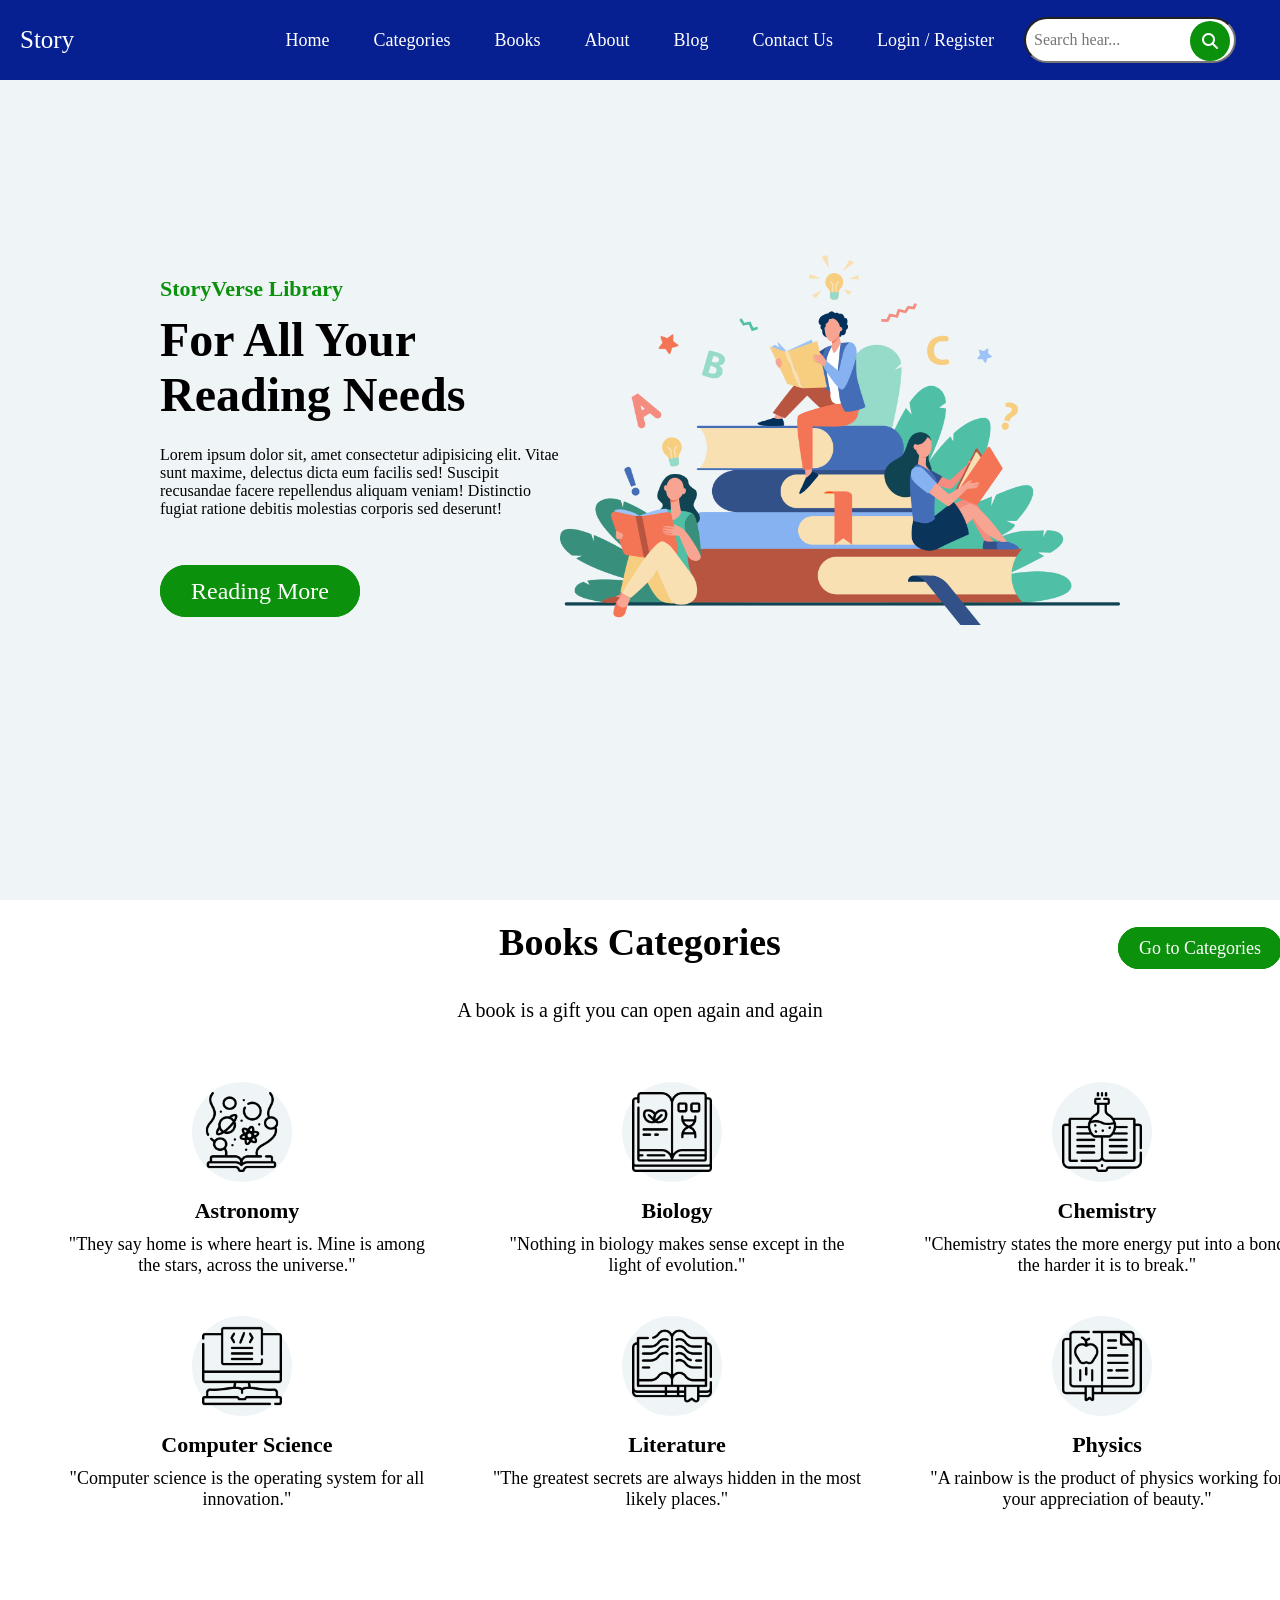
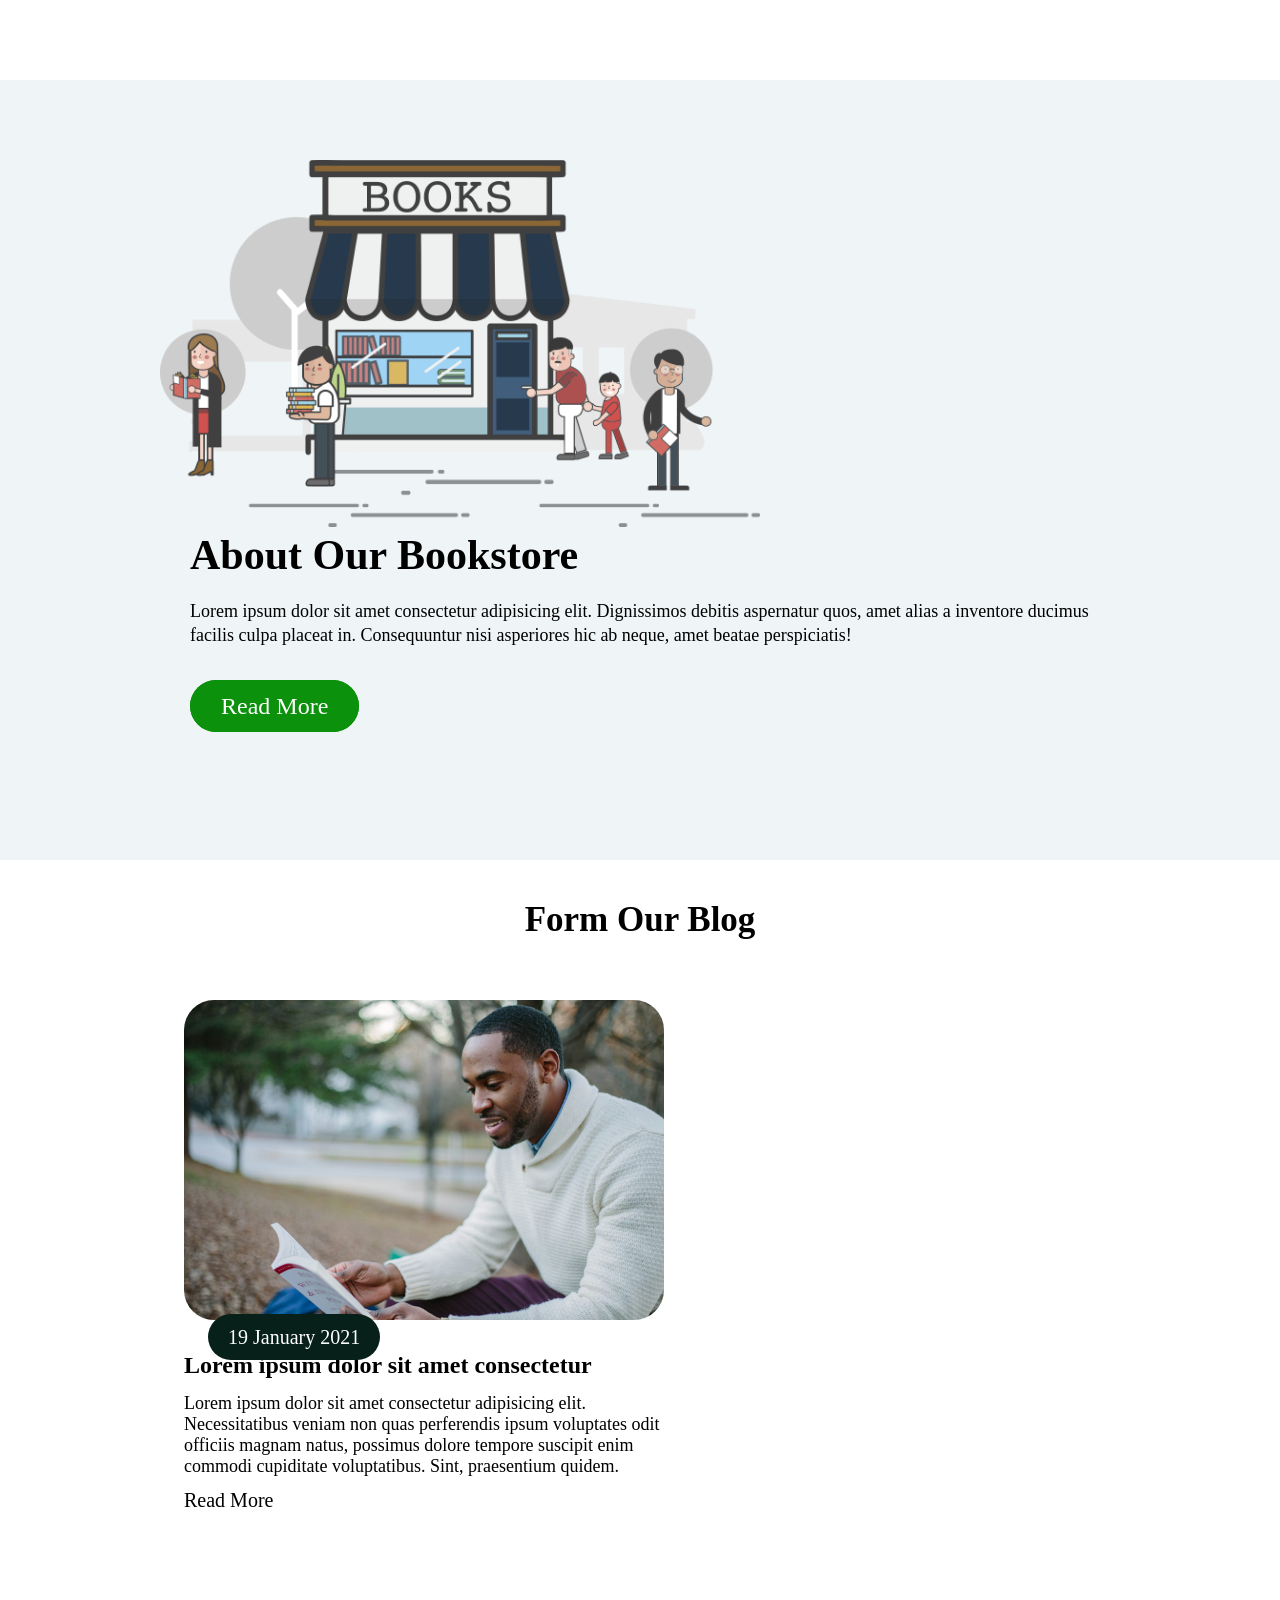
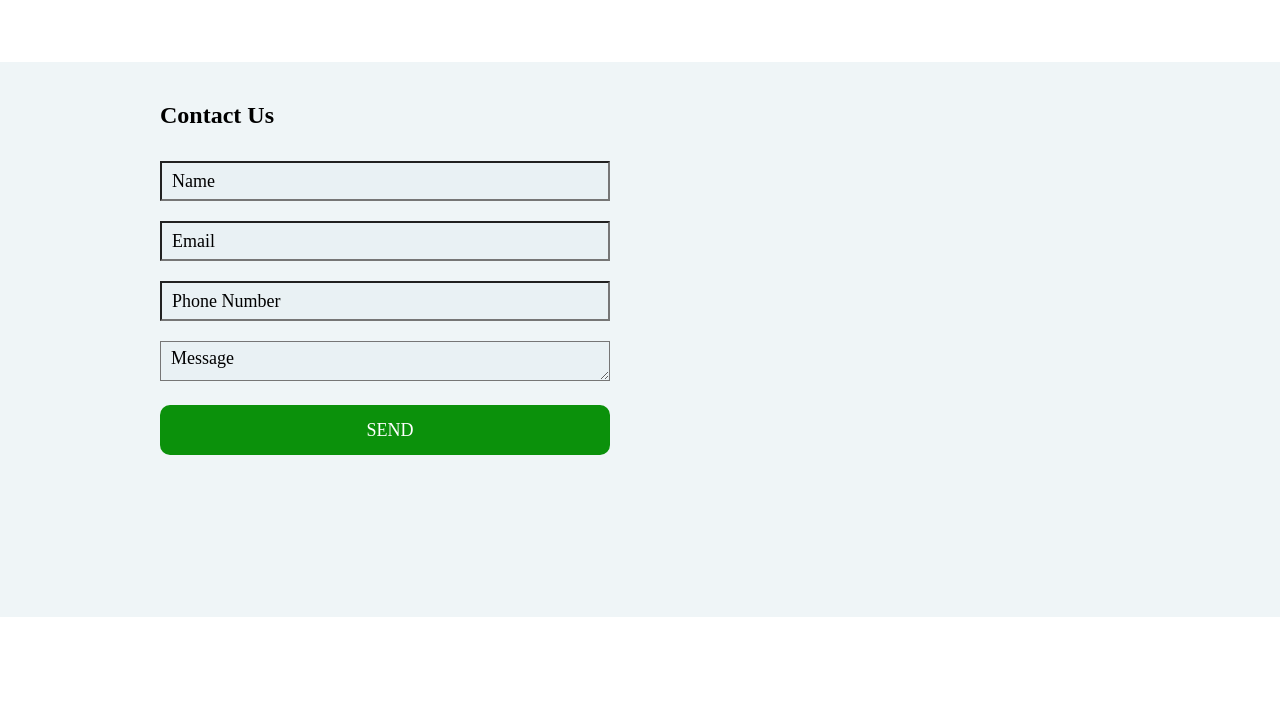
<file: index.html>
<!DOCTYPE html>
<html lang="en">

<head>
    <meta charset="UTF-8">
    <meta name="viewport" content="width=device-width, initial-scale=1.0">
    <title>StoryVerse</title>

    <!-- Favicon -->
    <link rel="icon" href="./public/favicon.png" type="png">

    <!-- Fontawesome -->
    <link rel="stylesheet" href="https://cdnjs.cloudflare.com/ajax/libs/font-awesome/6.4.2/css/all.min.css">

    <!-- Css -->
    <link rel="stylesheet" href="./public/styles.css">
</head>

<body>
    <header>
        <nav class="navbar">
            <div class="logo">
                <h2>Story</h2>
            </div>

            <div class="navmenu">
                <ul>
                    <li><a href="">Home</a></li>
                    <li><a href="#categories">Categories</a></li>
                    <li><a href="">Books</a></li>
                    <li><a href="#about">About</a></li>
                    <li><a href="#blog">Blog</a></li>
                    <li><a href="#contact">Contact Us</a></li>
                    <li><a href="./src/pages/loginRegister.html">Login / Register</a></li>
                </ul>

                <div class="search-box">
                    <input type="search" class="search" placeholder="Search hear...">
                    <i class="fa-solid fa-magnifying-glass"></i>
                </div>
            </div>
        </nav>

        <div class="menubar">
            <i class="fa-solid fa-bars" id="menu-icon"></i>
        </div>

        <div class="main-header">
            <div class="header">
                <h5>StoryVerse Library</h5>
                <h2>For All Your Reading Needs</h2>
                <p>Lorem ipsum dolor sit, amet consectetur adipisicing elit. Vitae sunt maxime, delectus dicta eum
                    facilis sed! Suscipit recusandae facere repellendus aliquam veniam! Distinctio fugiat ratione
                    debitis molestias corporis sed deserunt!</p>

                <a href="" class="btn">Reading More</a>
            </div>

            <img src="./src/assets/images/slider-img.png" alt="">
        </div>
    </header>

    <!-- Categories Section -->

    <section id="categories">
        <div class="cat-row">
            <div class="cat-header">
                <h2>Books Categories</h2>
                <a href="./src/pages/categories.html" class="btn-category">Go to Categories</a>
                <p style="font-size: 20px;">A book is a gift you can open again and again</p>
            </div>

            <div class="cat-books">
                <div class="books">
                    <div class="book-img">
                        <img src="./src/assets/images/astronomy.png" alt="">
                    </div>
                    <h4>Astronomy</h4>
                    <p>"They say home is where heart is. Mine is among the stars, across the universe."</p>
                </div>

                <div class="books">
                    <div class="book-img">
                        <img src="./src/assets/images/biology.png" alt="">
                    </div>
                    <h4>Biology</h4>
                    <p>"Nothing in biology makes sense except in the light of evolution."</p>
                </div>

                <div class="books">
                    <div class="book-img">
                        <img src="./src/assets/images/chemistry.png" alt="">
                    </div>
                    <h4>Chemistry</h4>
                    <p>"Chemistry states the more energy put into a bond, the harder it is to break."</p>
                </div>

                <div class="books">
                    <div class="book-img">
                        <img src="./src/assets/images/computer-science.png" alt="">
                    </div>
                    <h4>Computer Science</h4>
                    <p>"Computer science is the operating system for all innovation."</p>
                </div>

                <div class="books">
                    <div class="book-img">
                        <img src="./src/assets/images/literature.png" alt="">
                    </div>
                    <h4>Literature</h4>
                    <p>"The greatest secrets are always hidden in the most likely places."</p>
                </div>

                <div class="books">
                    <div class="book-img">
                        <img src="./src/assets/images/physics.png" alt="">
                    </div>
                    <h4>Physics</h4>
                    <p>"A rainbow is the product of physics working for your appreciation of beauty."</p>
                </div>
            </div>
    </section>

    <!-- About Section -->

    <section id="about">
        <div class="set-row">
            <img src="./src/assets/images/about-img.png" alt="">

            <div class="about-content">
                <h2>About Our Bookstore</h2>
                <p>Lorem ipsum dolor sit amet consectetur adipisicing elit. Dignissimos debitis aspernatur quos, amet
                    alias a inventore ducimus facilis culpa placeat in. Consequuntur nisi asperiores hic ab neque, amet
                    beatae perspiciatis!</p>

                <a href="" class="btn2">Read More</a>
            </div>
        </div>
    </section>

    <!-- Blog Section -->

    <section id="blog">
        <h2 class="blog-header">Form Our Blog</h2>
        <div class="set-row">
            <div class="col">
                <img src="./src/assets/images/blog1.jpg" alt="">
                <h4>Lorem ipsum dolor sit amet consectetur</h4>
                <p>Lorem ipsum dolor sit amet consectetur adipisicing elit. Necessitatibus veniam non quas perferendis
                    ipsum voluptates odit officiis magnam natus, possimus dolore tempore suscipit enim commodi
                    cupiditate voluptatibus. Sint, praesentium quidem.</p>

                <a href="">Read More</a>

                <div class="dates">
                    <span>19 January 2021</span>
                </div>
            </div>
        </div>
    </section>

    <!-- Contact Section -->

    <section id="contactus">
        <div class="contact-row">
            <div class="col">
                <h2>Contact Us</h2>

                <form action="">
                    <input type="text" placeholder="Name">
                    <br>
                    <input type="text" placeholder="Email">
                    <br>
                    <input type="text" placeholder="Phone Number">
                    <br>
                    <textarea cols="20" rows="5" placeholder="Message"></textarea>
                    <br>
                    <input type="submit" value="SEND">
                </form>
            </div>

            <div class="col">
                <!-- <img src="../src/assets/images/contact-img.png" alt=""> -->

            </div>
        </div>
    </section>

    <div class="footer">
        <div class="footer">
            <p></p>
        </div>
    </div>

    <script src="./public/script.js"></script>
</body>

</html>
</file>
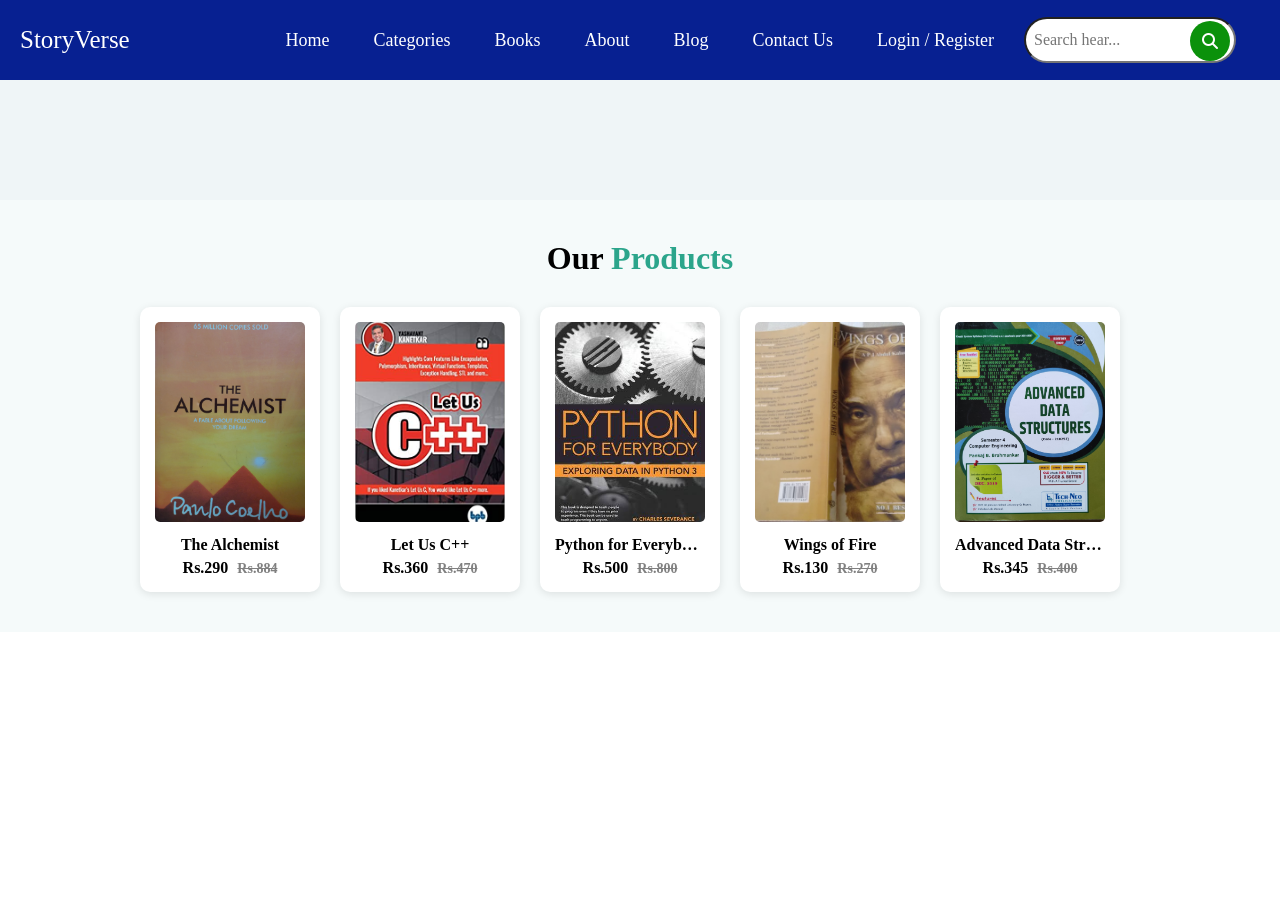
<file: src/pages/books.html>
<!DOCTYPE html>
<html lang="en">

<head>
    <meta charset="UTF-8">
    <meta name="viewport" content="width=device-width, initial-scale=1.0">
    <title>StoryVerse</title>

    <!-- Favicon -->
    <link rel="icon" href="/public/favicon.png" type="png">

    <!-- Fontawesome -->
    <link rel="stylesheet" href="https://cdnjs.cloudflare.com/ajax/libs/font-awesome/6.4.2/css/all.min.css">

    <!-- Css -->
    <link rel="stylesheet" href="../assets/styles/books.css">
</head>

<body>
    <header>
        <nav class="navbar">
            <div class="logo">
                <h2>StoryVerse</h2>
            </div>

            <div class="navmenu">
                <ul>
                    <li><a href="">Home</a></li>
                    <li><a href="#categories">Categories</a></li>
                    <li><a href="">Books</a></li>
                    <li><a href="#about">About</a></li>
                    <li><a href="#blog">Blog</a></li>
                    <li><a href="#contact">Contact Us</a></li>
                    <li><a href="../src/pages/loginRegister.html">Login / Register</a></li>
                </ul>

                <div class="search-box">
                    <input type="search" class="search" placeholder="Search hear...">
                    <i class="fa-solid fa-magnifying-glass"></i>
                </div>
            </div>
        </nav>
    </header>

    <main>
        <section class="products-section">
            <h2 class="section-title">Our <span>Products</span></h2>
            <div class="product-grid">
                <a href="details/alchemist.html" class="product-card">
                    <img src="../assets/images/b1.jpg" alt="The Alchemist">
                    <h3>The Alchemist</h3>
                    <p class="price">Rs.290 <span class="old-price">Rs.884</span></p>
                </a>
                <a href="details/letuscpp.html" class="product-card">
                    <img src="../assets/images/b2.jpg" alt="The Alchemist">
                    <h3>Let Us C++</h3>
                    <p class="price">Rs.360 <span class="old-price">Rs.470</span></p>
                </a>
                <a href="details/python.html" class="product-card">
                    <img src="../assets/images/b3.jpg" alt="The Alchemist">
                    <h3>Python for Everybody</h3>
                    <p class="price">Rs.500 <span class="old-price">Rs.800</span></p>
                </a>
                <a href="details/wingsoffire.html" class="product-card">
                    <img src="../assets/images/b4.jpg" alt="The Alchemist">
                    <h3>Wings of Fire</h3>
                    <p class="price">Rs.130 <span class="old-price">Rs.270</span></p>
                </a>
                <a href="details/advanceddata.html" class="product-card">
                    <img src="../assets/images/b5.jpg" alt="The Alchemist">
                    <h3>Advanced Data Struc...</h3>
                    <p class="price">Rs.345 <span class="old-price">Rs.400</span></p>
                </a>
            </div>
        </section>
    </main>

    <script src="">
        const email = localStorage.getItem("userEmail");

        if (email !== "admin@example.com") {
            // Nếu không phải admin thì chuyển về trang người dùng
            window.location.href = "/public/index.html";
        }
    </script>
</body>

</html>
</file>
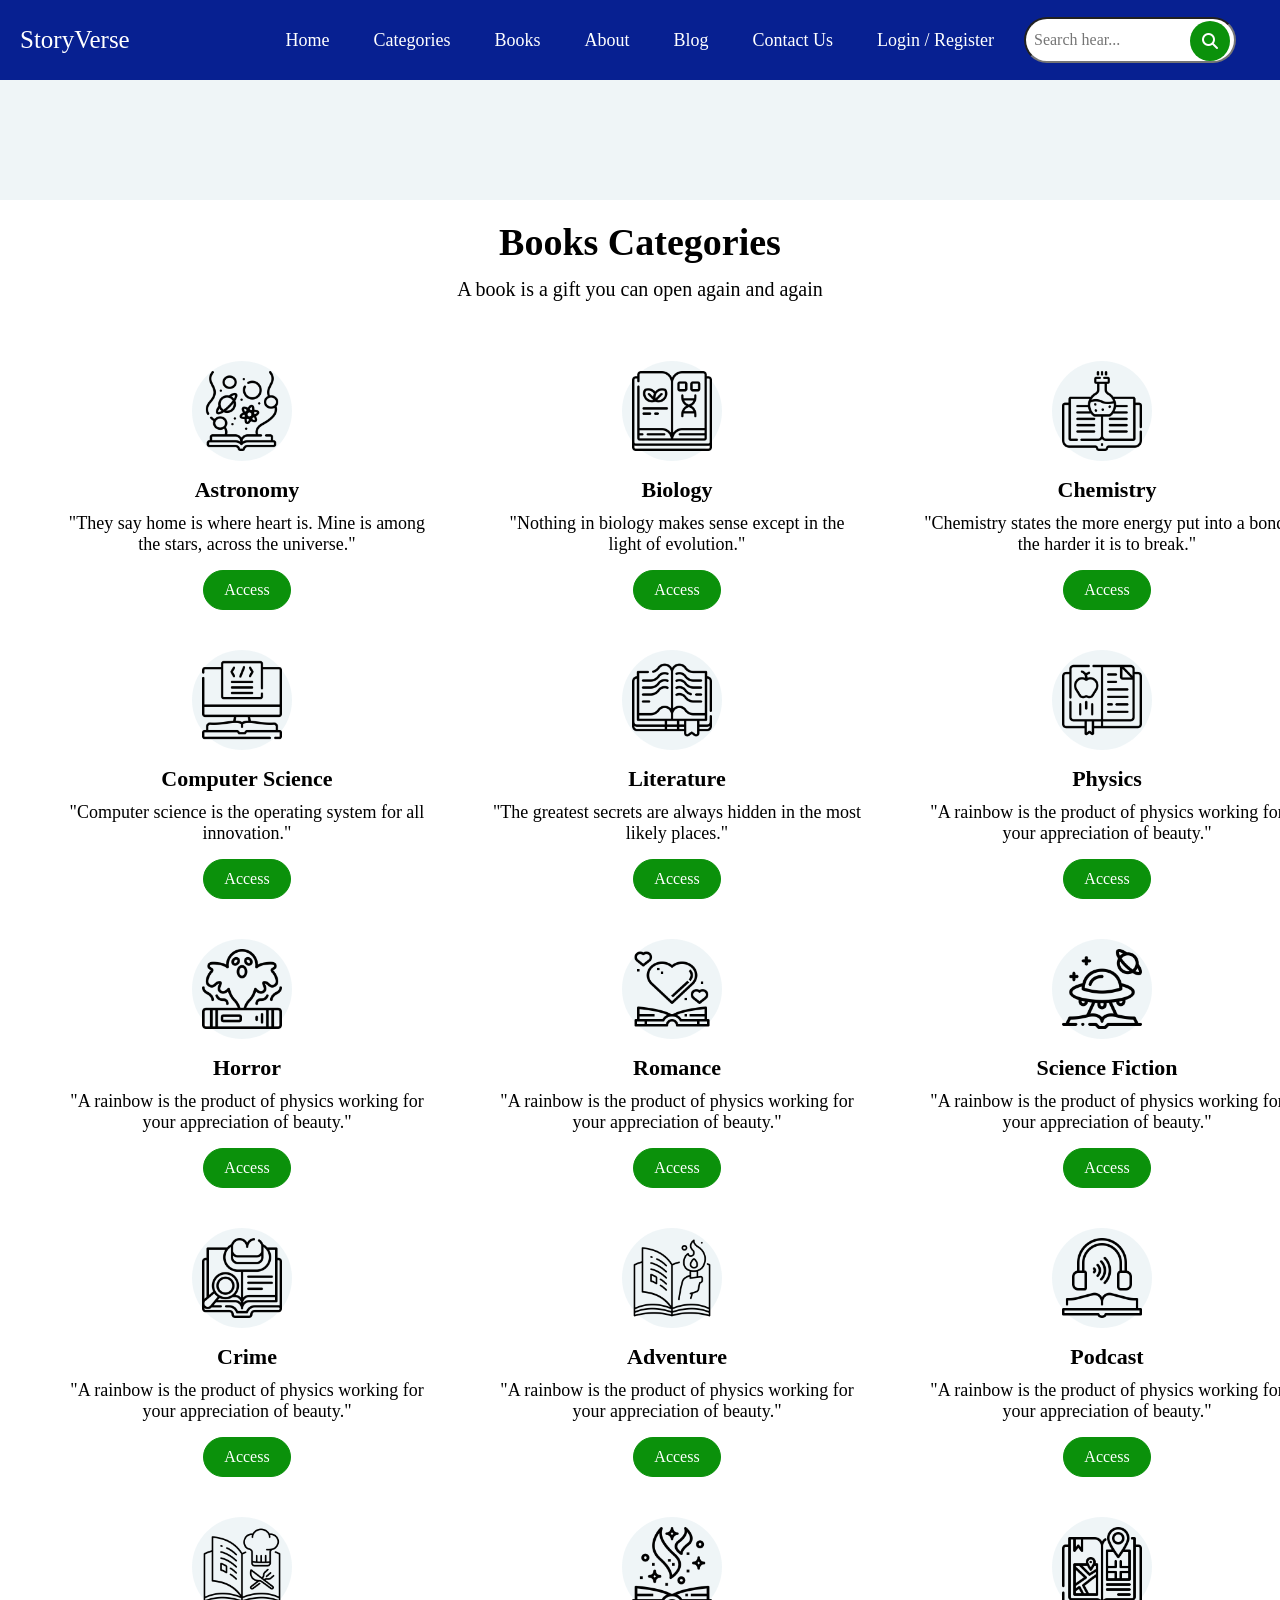
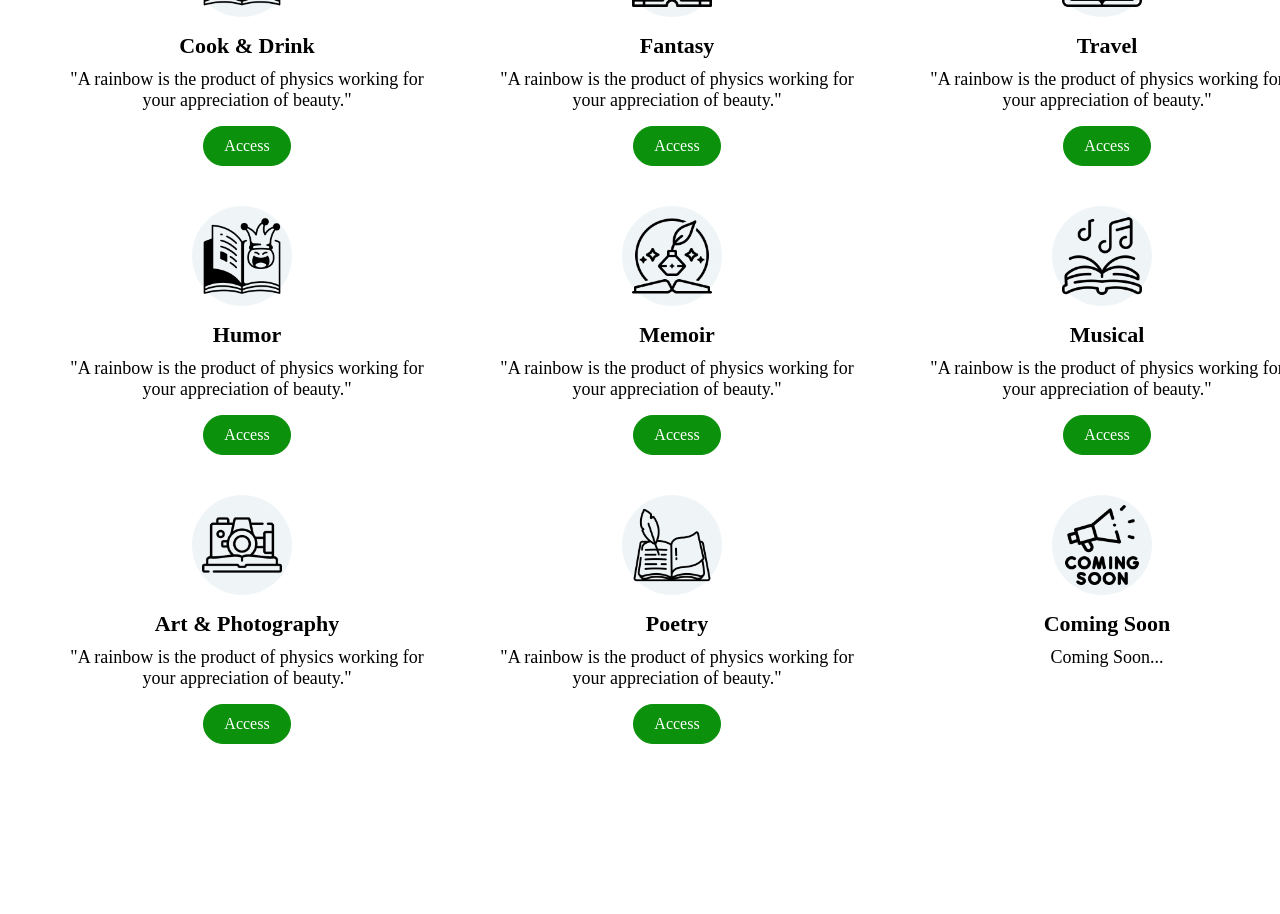
<file: src/pages/categories.html>
<!DOCTYPE html>
<html lang="en">

<head>
    <meta charset="UTF-8">
    <meta name="viewport" content="width=device-width, initial-scale=1.0">
    <title>StoryVerse</title>

    <!-- Favicon -->
    <link rel="icon" href="/public/favicon.png" type="png">

    <!-- Fontawesome -->
    <link rel="stylesheet" href="https://cdnjs.cloudflare.com/ajax/libs/font-awesome/6.4.2/css/all.min.css">

    <!-- Css -->
    <link rel="stylesheet" href="../assets/styles/categories.css">
</head>

<body>
    <header>
        <nav class="navbar">
            <div class="logo">
                <h2>StoryVerse</h2>
            </div>

            <div class="navmenu">
                <ul>
                    <li><a href="">Home</a></li>
                    <li><a href="#categories">Categories</a></li>
                    <li><a href="">Books</a></li>
                    <li><a href="#about">About</a></li>
                    <li><a href="#blog">Blog</a></li>
                    <li><a href="#contact">Contact Us</a></li>
                    <li><a href="../pages/loginRegister.html">Login / Register</a></li>
                </ul>

                <div class="search-box">
                    <input type="search" class="search" placeholder="Search hear...">
                    <i class="fa-solid fa-magnifying-glass"></i>
                </div>
            </div>
        </nav>

        <div class="menubar">
            <i class="fa-solid fa-bars" id="menu-icon"></i>
        </div>
    </header>

    <section id="categories">
        <div class="cat-row">
            <div class="cat-header">
                <h2>Books Categories</h2>
                <p style="font-size: 20px;">A book is a gift you can open again and again</p>
            </div>

            <div class="cat-books">
                <div class="books">
                    <div class="book-img">
                        <img src="../assets/images/astronomy.png" alt="">
                    </div>
                    <h4>Astronomy</h4>
                    <p>"They say home is where heart is. Mine is among the stars, across the universe."</p>
                    <a href="" class="btn-category">Access</a>
                </div>

                <div class="books">
                    <div class="book-img">
                        <img src="../assets/images/biology.png" alt="">
                    </div>
                    <h4>Biology</h4>
                    <p>"Nothing in biology makes sense except in the light of evolution."</p>
                    <a href="" class="btn-category">Access</a>
                </div>

                <div class="books">
                    <div class="book-img">
                        <img src="../assets/images/chemistry.png" alt="">
                    </div>
                    <h4>Chemistry</h4>
                    <p>"Chemistry states the more energy put into a bond, the harder it is to break."</p>
                    <a href="" class="btn-category">Access</a>
                </div>

                <div class="books">
                    <div class="book-img">
                        <img src="../assets/images/computer-science.png" alt="">
                    </div>
                    <h4>Computer Science</h4>
                    <p>"Computer science is the operating system for all innovation."</p>
                    <a href="" class="btn-category">Access</a>
                </div>

                <div class="books">
                    <div class="book-img">
                        <img src="../assets/images/literature.png" alt="">
                    </div>
                    <h4>Literature</h4>
                    <p>"The greatest secrets are always hidden in the most likely places."</p>
                    <a href="" class="btn-category">Access</a>
                </div>

                <div class="books">
                    <div class="book-img">
                        <img src="../assets/images/physics.png" alt="">
                    </div>
                    <h4>Physics</h4>
                    <p>"A rainbow is the product of physics working for your appreciation of beauty."</p>
                    <a href="" class="btn-category">Access</a>
                </div>

                <div class="books">
                    <div class="book-img">
                        <img src="../assets/images/horror.png" alt="">
                    </div>
                    <h4>Horror</h4>
                    <p>"A rainbow is the product of physics working for your appreciation of beauty."</p>
                    <a href="" class="btn-category">Access</a>
                </div>

                <div class="books">
                    <div class="book-img">
                        <img src="../assets/images/heart.png" alt="">
                    </div>
                    <h4>Romance</h4>
                    <p>"A rainbow is the product of physics working for your appreciation of beauty."</p>
                    <a href="" class="btn-category">Access</a>
                </div>

                <div class="books">
                    <div class="book-img">
                        <img src="../assets/images/science-fiction.png" alt="">
                    </div>
                    <h4>Science Fiction</h4>
                    <p>"A rainbow is the product of physics working for your appreciation of beauty."</p>
                    <a href="" class="btn-category">Access</a>
                </div>

                <div class="books">
                    <div class="book-img">
                        <img src="../assets/images/detective-story.png" alt="">
                    </div>
                    <h4>Crime</h4>
                    <p>"A rainbow is the product of physics working for your appreciation of beauty."</p>
                    <a href="" class="btn-category">Access</a>
                </div>

                <div class="books">
                    <div class="book-img">
                        <img src="../assets/images/adventure.png" alt="">
                    </div>
                    <h4>Adventure</h4>
                    <p>"A rainbow is the product of physics working for your appreciation of beauty."</p>
                    <a href="" class="btn-category">Access</a>
                </div>

                <div class="books">
                    <div class="book-img">
                        <img src="../assets/images/audio-book.png" alt="">
                    </div>
                    <h4>Podcast</h4>
                    <p>"A rainbow is the product of physics working for your appreciation of beauty."</p>
                    <a href="" class="btn-category">Access</a>
                </div>

                <div class="books">
                    <div class="book-img">
                        <img src="../assets/images/cookbook.png" alt="">
                    </div>
                    <h4>Cook & Drink</h4>
                    <p>"A rainbow is the product of physics working for your appreciation of beauty."</p>
                    <a href="" class="btn-category">Access</a>
                </div>

                <div class="books">
                    <div class="book-img">
                        <img src="../assets/images/fantasy.png" alt="">
                    </div>
                    <h4>Fantasy</h4>
                    <p>"A rainbow is the product of physics working for your appreciation of beauty."</p>
                    <a href="" class="btn-category">Access</a>
                </div>

                <div class="books">
                    <div class="book-img">
                        <img src="../assets/images/guide-book.png" alt="">
                    </div>
                    <h4>Travel</h4>
                    <p>"A rainbow is the product of physics working for your appreciation of beauty."</p>
                    <a href="" class="btn-category">Access</a>
                </div>

                <div class="books">
                    <div class="book-img">
                        <img src="../assets/images/joke.png" alt="">
                    </div>
                    <h4>Humor</h4>
                    <p>"A rainbow is the product of physics working for your appreciation of beauty."</p>
                    <a href="" class="btn-category">Access</a>
                </div>

                <div class="books">
                    <div class="book-img">
                        <img src="../assets/images/memoir.png" alt="">
                    </div>
                    <h4>Memoir</h4>
                    <p>"A rainbow is the product of physics working for your appreciation of beauty."</p>
                    <a href="" class="btn-category">Access</a>
                </div>

                <div class="books">
                    <div class="book-img">
                        <img src="../assets/images/musical.png" alt="">
                    </div>
                    <h4>Musical</h4>
                    <p>"A rainbow is the product of physics working for your appreciation of beauty."</p>
                    <a href="" class="btn-category">Access</a>
                </div>

                <div class="books">
                    <div class="book-img">
                        <img src="../assets/images/photography.png" alt="">
                    </div>
                    <h4>Art & Photography</h4>
                    <p>"A rainbow is the product of physics working for your appreciation of beauty."</p>
                    <a href="" class="btn-category">Access</a>
                </div>

                <div class="books">
                    <div class="book-img">
                        <img src="../assets/images/poetry.png" alt="">
                    </div>
                    <h4>Poetry</h4>
                    <p>"A rainbow is the product of physics working for your appreciation of beauty."</p>
                    <a href="" class="btn-category">Access</a>
                </div>

                <div class="books">
                    <div class="book-img">
                        <img src="../assets/images/coming-soon.png" alt="">
                    </div>
                    <h4>Coming Soon</h4>
                    <p>Coming Soon...</p>
                </div>
            </div>
    </section>

    <script src="">
        const email = localStorage.getItem("userEmail");

        if (email !== "admin@example.com") {
            // Nếu không phải admin thì chuyển về trang người dùng
            window.location.href = "/public/index.html";
        }
    </script>
</body>

</html>
</file>
<file: public/styles.css>
* {
    margin: 0;
    padding: 0;
    text-decoration: none;
    list-style: none;
    font-family: "Poppins";
    box-sizing: border-box;
}

.navbar {
    display: flex;
    justify-content: space-between;
    align-items: center;
    text-align: center;
    width: 100%;
    height: 80px;
    background: #072091;
}

.navbar h2 {
    color: #ffffff;
    font-size: 25px;
    font-weight: 500;
    padding: 0px 20px;
}

.navmenu {
    display: flex;
    justify-content: space-between;
    align-items: center;
    z-index: 1000;
}

.navmenu li {
    display: inline-block;
}

.navmenu li a {
    color: #ffffff;
    margin-right: 20px;
    padding: 0px 10px;
    font-size: 18px;
    font-weight: 500;
}

.search-box .search {
    padding: 12px 8px;
    border-radius: 50px;
    font-size: 16px;
}

.navmenu .search-box i {
    color: #ffffff;
    position: relative;
    right: 50px;
    top: 2px;
    background-color: #0b910b;
    padding: 12px;
    border-radius: 50px;
}

header {
    background: #e7f0f3ac;
    width: 100%;
    height: 100vh;
}

.main-header {
    width: 75%;
    margin: auto;
    height: 80vh;
    display: flex;
    align-items: center;
    justify-content: space-around;
}

.main-header h5 {
    font-size: 22px;
    color: #0b910b;
    font-weight: 550;
}

.main-header h2 {
    font-size: 48px;
    width: 340px;
    margin-top: 10px;
    margin-bottom: 24px;
}

.main-header p {
    margin-bottom: 60px;
}

.main-header .btn {
    background: #0b910b;
    border: 1px solid #0b910b;
    font-size: 24px;
    color: #ffffff;
    font-weight: 400;
    padding: 12px 30px;
    border-radius: 50px;
    transition: all .5s;
}

.main-header .btn:hover {
    color: #0b910b;
    background: #ffffff;
}

.main-header img {
    width: 560px;
    height: auto;
}

/* Categories Section */

.cat-header {
    text-align: center;
    padding: 20px;
}

section {
    width: 95%;
    margin: auto;
    padding-bottom: 150px;
}

.cat-header h2 {
    font-size: 38px;
    padding-bottom: 14px;
}

.cat-books {
    display: grid;
    grid-template-columns: auto auto auto;
    text-align: center;
    width: 100%;
    margin-top: 20px;
}

.cat-books .books {
    width: 430px;
    height: auto;
    padding: 20px 30px;
    position: relative;
}

.cat-books .books .book-img {
    background-color: #e7f0f3ac;
    padding: 10px;
    border-radius: 50%;
    width: 100px;
    height: 100px;
    text-align: center;
    position: relative;
    left: 35%;
}

.cat-books .books .book-img img {
    width: 100%;
}

.cat-books .books h4 {
    margin-top: 16px;
    font-size: 22px;
    position: relative;
    left: 0px;
}

.cat-books .books p {
    font-size: 18px;
    padding-top: 10px;
}

.btn-category {
    background: #0b910b;
    border: 1px solid #0b910b;
    font-size: 18px;
    color: #ffffff;
    font-weight: 400;
    padding: 10px 20px;
    border-radius: 50px;
    transition: all 0.3s;
    margin-left: 20px;
    /* Cách nút một chút */
    text-align: center;
    position: relative;
    left: 550px;
    top: -40px;
}

.btn-category:hover {
    color: #0b910b;
    background: #ffffff;
    border: 1px solid #0b910b;
}

.menubar i {
    color: #ffffff;
    font-size: 30px;
    padding-right: 20px;
    position: absolute;
    top: 22px;
    right: 40px;
    cursor: pointer;
}

/* About Section */

.set-row {
    display: flex;
    align-items: center;
    justify-content: space-around;
    width: 75%;
    margin: auto;
}

.set-row img {
    width: 600px;
    height: auto;
}

#about {
    background: #e7f0f3ac;
    width: 100%;
    padding: 80px 0px;
}

.set-row .about-content {
    padding-left: 30px;
    margin-bottom: 60px;
}

.set-row .about-content h2 {
    font-size: 42px;
    padding-bottom: 20px;
}

.set-row .about-content p {
    font-size: 18px;
    line-height: 24px;
    padding-bottom: 46px;
}

.set-row .about-content .btn2 {
    background: #0b910b;
    border: 1px solid #0b910b;
    font-size: 24px;
    color: #ffffff;
    font-weight: 400;
    padding: 12px 30px;
    border-radius: 50px;
    transition: all .5s;
}

.set-row .about-content .btn2:hover {
    background: #ffffff;
    color: #0b910b;
}

/* Blog Section */

.blog-header {
    text-align: center;
    font-size: 35px;
    padding: 40px 0;
}

.set-row .col {
    padding-top: 20px;
    width: 480px;
    position: relative;
}

.set-row .col img {
    width: 100%;
    border-radius: 30px;
}

.set-row .col h4 {
    font-size: 24px;
    padding: 14px 0;
    margin-top: 14px;
}

.set-row .col p {
    font-size: 18px;
    padding-bottom: 12px;
}

.set-row .col a {
    font-size: 20px;
    color: #000;
}

.set-row .col a:hover {
    color: #0b910b;
}

.set-row .col .dates {
    position: absolute;
    top: 65%;
    left: 5%;
}

.set-row .col .dates span {
    background: #072019;
    color: #ffffff;
    padding: 12px 20px;
    font-size: 20px;
    border-radius: 50px;
}

/* Contact Section */

#contactus {
    background: #e7f0f3ac;
    width: 100%;
}

.contact-row {
    display: flex;
    justify-content: space-between;
    align-items: center;
    width: 75%;
    margin: auto;
    padding-top: 40px;
}

.contact-row form {
    width: 450px;
    padding: 12px 0;
}

.contact-row form input,
textarea {
    width: 100%;
    height: 40px;
    margin-top: 20px;
    padding: 6px 0;
    text-indent: 10px;
    font-size: 18px;
    background-color: #e7f0f3ac;
}

.contact-row form input::placeholder,
textarea::placeholder {
    color: #000;
}

.contact-row form input[type="submit"] {
    text-align: center;
    height: 50px;
    cursor: pointer;
    background-color: #0b910b;
    color: #ffffff;
    border: none;
    border-radius: 10px;
    outline: none;
}

contact-row form input[type="submit"]:hover {
    border: 1px solid #0b910b;
    color: #0b910b;
    background: #ffffff;
}

.contact-row .col img {
    width: 530px;
    height: auto;
    padding-left: 20px;
}

.contact-row .col h2 {
    font-size: 24px;
    font-weight: 600;
}

.footer {
    background: #ffffff;
    padding: 26px 20px;
    text-align: center;
    font-size: 20px;
}

/* Responsive */

@media(max-width:1420px) {
    .set-row {
        display: block;
    }

    .contact-row {
        display: block;
    }
}

@media(max-width:991px) {
    .navmenu {
        display: block;
        position: absolute;
        right: 0;
        top: 10%;
        width: 300px;
        height: auto;
        background: #072019;
    }

    .navmenu li {
        display: block;
        line-height: 30px;
        margin-top: 30px;
        margin-bottom: 40px;
    }

    .search-box {
        text-align: center;
        margin-left: 40px;
        margin-bottom: 30px;
    }

    .navmenu.open {
        right: 0;
    }

    .cat-books .books .book-img {
        position: relative;
        left: 25%;
    }

    .main-header h2 {
        font-size: 35px;
    }

    .main-header p {
        padding-bottom: 20px;
    }

    .set-row {
        display: block;
    }

    .set-row img {
        width: 400px;
        height: auto;
    }

    .set-row .col {
        padding-top: 20px;
        width: 380px;
        position: relative;
    }

    .set-row img {
        width: 480px;
        height: auto;
    }

    .set-row .col {
        width: 420px;
    }

    .set-row .col img {
        width: 100%;
    }

    .set-row .col .dates {
        position: absolute;
        top: 60%;
        left: 5%;
    }

    .contact-row form {
        width: 350px;
    }

    .contact-row .col img {
        width: 430px;
        height: auto;
        padding-left: 0px;
    }
}
</file>
<file: src/assets/styles/books.css>
* {
    margin: 0;
    padding: 0;
    text-decoration: none;
    list-style: none;
    font-family: "Poppins";
    box-sizing: border-box;
}

.navbar {
    display: flex;
    justify-content: space-between;
    align-items: center;
    text-align: center;
    width: 100%;
    height: 80px;
    background: #072091;
}

.navbar h2 {
    color: #ffffff;
    font-size: 25px;
    font-weight: 500;
    padding: 0px 20px;
}

.navmenu {
    display: flex;
    justify-content: space-between;
    align-items: center;
    z-index: 1000;
}

.navmenu li {
    display: inline-block;
}

.navmenu li a {
    color: #ffffff;
    margin-right: 20px;
    padding: 0px 10px;
    font-size: 18px;
    font-weight: 500;
}

.search-box .search {
    padding: 12px 8px;
    border-radius: 50px;
    font-size: 16px;
}

.navmenu .search-box i {
    color: #ffffff;
    position: relative;
    right: 50px;
    top: 2px;
    background-color: #0b910b;
    padding: 12px;
    border-radius: 50px;
}

header {
    background: #e7f0f3ac;
    width: 100%;
    height: 200px;
}

.products-section {
    padding: 40px 60px;
    background-color: #f7f7f7;
    text-align: center;
}

.section-title {
    font-size: 32px;
    margin-bottom: 30px;
}

.section-title span {
    color: #2ba58b;
}

.product-grid {
    display: flex;
    flex-wrap: wrap;
    justify-content: center;
    gap: 20px;
}

.product-card {
    background: white;
    border-radius: 10px;
    box-shadow: 0 2px 8px rgba(0, 0, 0, 0.1);
    padding: 15px;
    max-width: 180px;
    transition: transform 0.2s ease;
}

.product-card:hover {
    transform: scale(1.03);
}

.product-card img {
    width: 100%;
    height: auto;
    border-radius: 5px;
}

.product-card h3 {
    font-size: 16px;
    margin: 10px 0 5px;
}

.price {
    font-weight: bold;
    font-size: 18px;
    color: #000;
}

.old-price {
    text-decoration: line-through;
    color: grey;
    font-size: 14px;
    margin-left: 5px;
}

.product-grid {
    display: flex;
    flex-wrap: wrap;
    justify-content: center;
    gap: 20px;
}

.product-card {
    background: white;
    border-radius: 10px;
    box-shadow: 0 2px 8px rgba(0, 0, 0, 0.1);
    padding: 15px;
    max-width: 180px;
    text-align: center;
    text-decoration: none;
    color: inherit;
    transition: transform 0.3s ease, box-shadow 0.3s ease;
}

.product-card:hover {
    transform: scale(1.05);
    box-shadow: 0 4px 20px rgba(0, 0, 0, 0.2);
}

.product-card img {
    width: 100%;
    height: auto;
    border-radius: 5px;
}

.product-card h3 {
    font-size: 16px;
    margin: 10px 0 5px;
}

.price {
    font-weight: bold;
    font-size: 18px;
    color: #000;
}

.old-price {
    text-decoration: line-through;
    color: grey;
    font-size: 14px;
    margin-left: 5px;
}

.products-section {
    padding: 40px 60px;
    background-color: #f5fafa;
    text-align: center;
}

.section-title {
    font-size: 32px;
    margin-bottom: 30px;
    font-weight: bold;
}

.section-title span {
    color: #2ba58b;
}

.product-grid {
    display: flex;
    flex-wrap: wrap;
    justify-content: center;
    gap: 20px;
}

.product-card {
    background: white;
    border-radius: 10px;
    box-shadow: 0 2px 8px rgba(0, 0, 0, 0.1);
    padding: 15px;
    width: 180px;
    text-align: center;
    text-decoration: none;
    color: inherit;
    transition: transform 0.3s ease, box-shadow 0.3s ease;
}

.product-card:hover {
    transform: scale(1.05);
    box-shadow: 0 8px 25px rgba(0, 0, 0, 0.2);
}

.product-card img {
    width: 100%;
    height: 200px;
    object-fit: cover;
    border-radius: 5px;
}

.product-card h3 {
    font-size: 16px;
    margin: 10px 0 5px;
    font-weight: 600;
    white-space: nowrap;
    overflow: hidden;
    text-overflow: ellipsis;
}

.price {
    font-weight: bold;
    font-size: 16px;
    color: #000;
}

.old-price {
    text-decoration: line-through;
    color: grey;
    font-size: 14px;
    margin-left: 5px;
}

.product-grid {
    display: flex;
    flex-wrap: wrap;
    justify-content: flex-start;
    gap: 20px;
    max-width: 1000px;
    /* Tùy kích thước màn hình, bạn có thể điều chỉnh */
    margin: 0 auto;
}

.product-card {
    width: calc(20% - 16px);
    /* 100% / 5 items - khoảng cách */
    min-width: 180px;
    background: white;
    border-radius: 10px;
    box-shadow: 0 2px 8px rgba(0, 0, 0, 0.1);
    padding: 15px;
    text-align: center;
    text-decoration: none;
    color: inherit;
    transition: transform 0.3s ease, box-shadow 0.3s ease;
}
</file>
<file: src/assets/styles/categories.css>
* {
    margin: 0;
    padding: 0;
    text-decoration: none;
    list-style: none;
    font-family: "Poppins";
    box-sizing: border-box;
}

.navbar {
    display: flex;
    justify-content: space-between;
    align-items: center;
    text-align: center;
    width: 100%;
    height: 80px;
    background: #072091;
}

.navbar h2 {
    color: #ffffff;
    font-size: 25px;
    font-weight: 500;
    padding: 0px 20px;
}

.navmenu {
    display: flex;
    justify-content: space-between;
    align-items: center;
    z-index: 1000;
}

.navmenu li {
    display: inline-block;
}

.navmenu li a {
    color: #ffffff;
    margin-right: 20px;
    padding: 0px 10px;
    font-size: 18px;
    font-weight: 500;
}

.search-box .search {
    padding: 12px 8px;
    border-radius: 50px;
    font-size: 16px;
}

.navmenu .search-box i {
    color: #ffffff;
    position: relative;
    right: 50px;
    top: 2px;
    background-color: #0b910b;
    padding: 12px;
    border-radius: 50px;
}

header {
    background: #e7f0f3ac;
    width: 100%;
    height: 200px;
}

/* Categories Section */

.cat-header {
    text-align: center;
    padding: 20px;
}

section {
    width: 95%;
    margin: auto;
    padding-bottom: 150px;
}

.cat-header h2 {
    font-size: 38px;
    padding-bottom: 14px;
}

.cat-books {
    display: grid;
    grid-template-columns: auto auto auto;
    text-align: center;
    width: 100%;
    margin-top: 20px;
}

.cat-books .books {
    width: 430px;
    height: auto;
    padding: 20px 30px;
    position: relative;
}

.cat-books .books .book-img {
    background-color: #e7f0f3ac;
    padding: 10px;
    border-radius: 50%;
    width: 100px;
    height: 100px;
    text-align: center;
    position: relative;
    left: 35%;
}

.cat-books .books .book-img img {
    width: 100%;
}

.cat-books .books h4 {
    margin-top: 16px;
    font-size: 22px;
    position: relative;
    left: 0px;
}

.cat-books .books p {
    font-size: 18px;
    padding-top: 10px;
}

.btn-category {
    display: inline-block;
    background: #0b910b;
    border: 1px solid #0b910b;
    color: #fff;
    padding: 10px 20px;
    border-radius: 30px;
    font-size: 16px;
    text-align: center;
    margin-top: 15px;
    text-decoration: none;
    transition: background-color 0.3s ease;
}

.btn-category:hover {
    color: #0b910b;
    background: #ffffff;
    border: 1px solid #0b910b;
}

.menubar i {
    color: #ffffff;
    font-size: 30px;
    padding-right: 20px;
    position: absolute;
    top: 22px;
    right: 40px;
    cursor: pointer;
}
</file>
